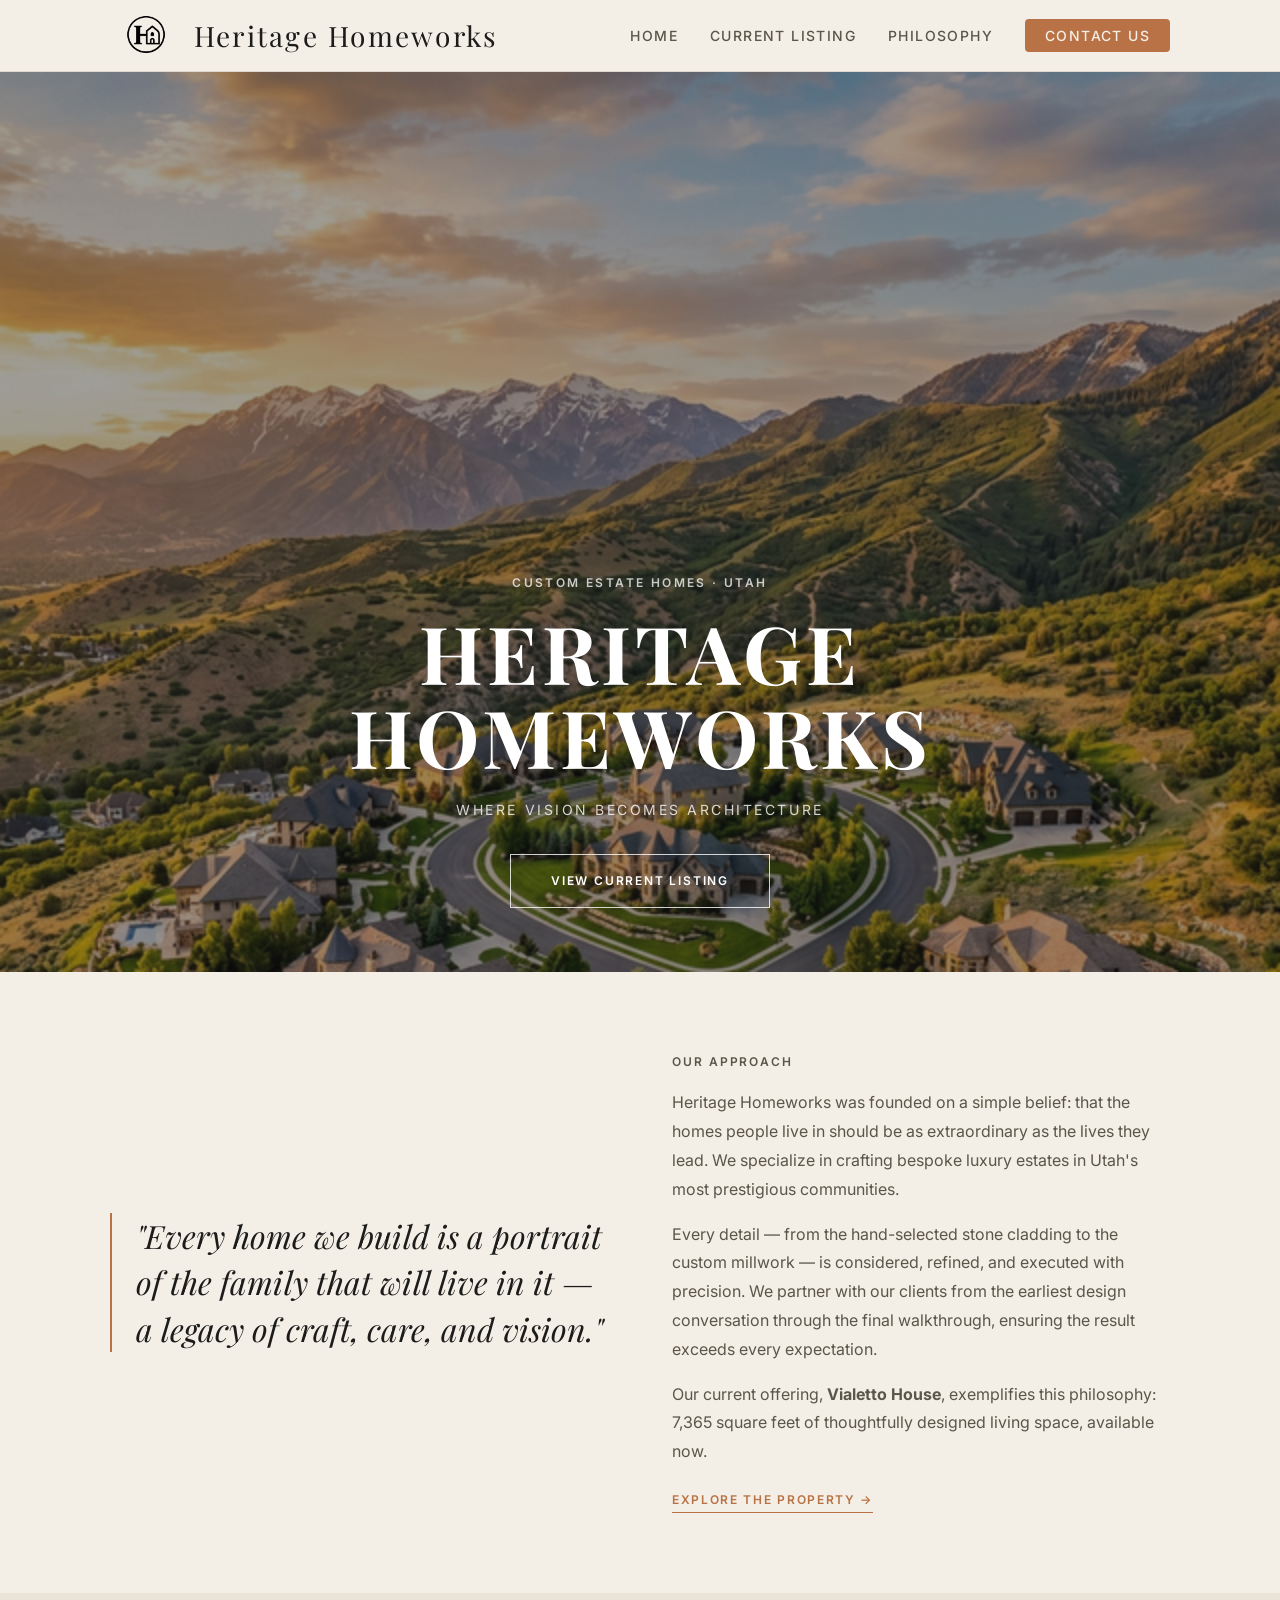
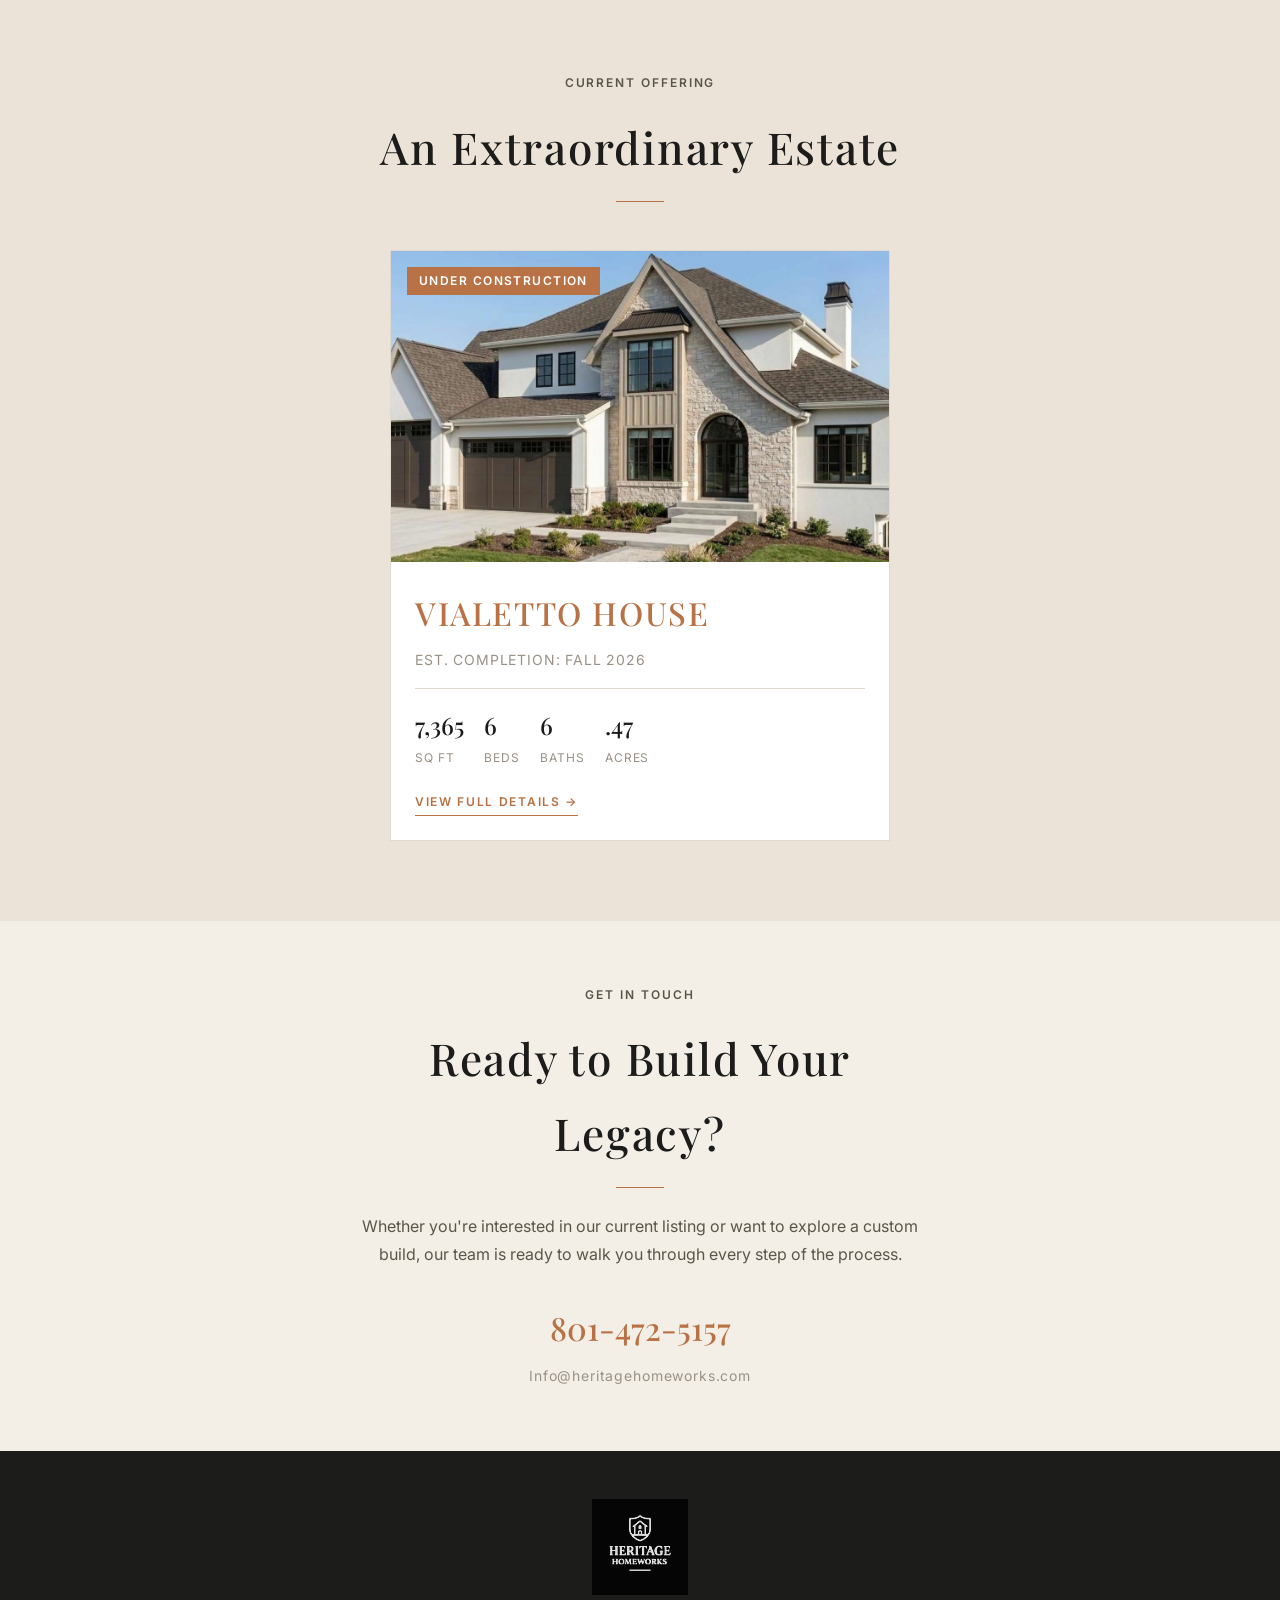
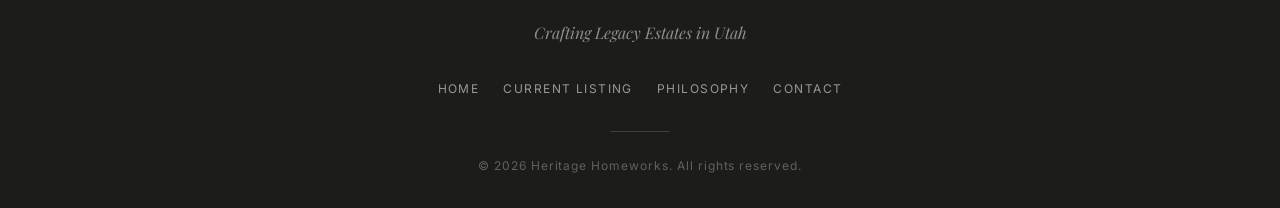
<file: index.html>
<!DOCTYPE html>
<html lang="en">

<head>
  <meta charset="UTF-8" />
  <meta name="viewport" content="width=device-width, initial-scale=1.0" />
  <meta name="description"
    content="Heritage Homeworks — Utah's premier luxury custom home builder. Exceptional estates crafted with timeless design and unmatched craftsmanship." />
  <title>Heritage Homeworks | Luxury Custom Homes</title>
  <link rel="preconnect" href="https://fonts.googleapis.com" />
  <link rel="preconnect" href="https://fonts.gstatic.com" crossorigin />
  <link rel="icon" href="assets/heritage-logo.jpeg" type="image/jpeg" />
  <link
    href="https://fonts.googleapis.com/css2?family=Playfair+Display:ital,wght@0,400;0,500;0,700;1,400&family=Inter:wght@300;400;500;600&display=swap"
    rel="stylesheet" />
  <link rel="stylesheet" href="css/style.css" />
</head>

<body>

  <!-- Hamburger toggle — CSS-only, no JavaScript required -->
  <input type="checkbox" id="nav-toggle" aria-label="Toggle navigation menu" />

  <!-- NAVIGATION -->
  <nav class="nav" role="navigation" aria-label="Main navigation">
    <div class="nav__inner">
      <a href="index.html" class="nav__logo" aria-label="Heritage Homeworks home">
        <img src="assets/heritage-logo-removebg-preview.png" alt="Heritage Homeworks logo" class="nav__logo-img" />
        <span class="nav__logo-text">Heritage Homeworks</span>
      </a>
      <ul class="nav__menu" role="list">
        <li><a href="index.html" class="nav__link">Home</a></li>
        <li><a href="vialetto-house.html" class="nav__link">Current Listing</a></li>
        <li><a href="#philosophy" class="nav__link">Philosophy</a></li>
        <li><a href="#contact" class="nav__link nav__link--cta">Contact Us</a></li>
      </ul>
      <label for="nav-toggle" class="nav__hamburger" aria-label="Open menu">
        <span class="nav__hamburger-bar"></span>
        <span class="nav__hamburger-bar"></span>
        <span class="nav__hamburger-bar"></span>
      </label>
    </div>
    <nav class="nav__drawer" aria-label="Mobile navigation">
      <a href="index.html" class="nav__link">Home</a>
      <a href="vialetto-house.html" class="nav__link">Current Listing</a>
      <a href="#philosophy" class="nav__link">Philosophy</a>
      <a href="#contact" class="nav__link">Contact Us</a>
    </nav>
  </nav>

  <!-- HERO -->
  <section class="hero" aria-label="Hero">
    <div class="hero__bg" style="background-image: url('assets/hero-bg.jpg');"></div>
    <div class="hero__overlay"></div>
    <div class="hero__content">
      <p class="hero__eyebrow anim-fade-up">Custom Estate Homes · Utah</p>
      <h1 class="hero__title anim-fade-up anim-delay-1">Heritage<br>Homeworks</h1>
      <p class="hero__subtitle anim-fade-up anim-delay-2">Where Vision Becomes Architecture</p>
      <a href="vialetto-house.html" class="hero__cta anim-fade-up anim-delay-3">View Current Listing</a>
    </div>
  </section>

  <!-- PHILOSOPHY -->
  <section class="philosophy section section--plain" id="philosophy" aria-labelledby="philosophy-heading">
    <div class="container">
      <div class="philosophy__inner">
        <blockquote class="philosophy__quote">
          "Every home we build is a portrait of the family that will live in it — a legacy of craft, care, and vision."
        </blockquote>
        <div class="philosophy__body">
          <span class="u-label">Our Approach</span>
          <p>Heritage Homeworks was founded on a simple belief: that the homes people live in should be as extraordinary
            as the lives they lead. We specialize in crafting bespoke luxury estates in Utah's most prestigious
            communities.</p>
          <p>Every detail — from the hand-selected stone cladding to the custom millwork — is considered, refined, and
            executed with precision. We partner with our clients from the earliest design conversation through the final
            walkthrough, ensuring the result exceeds every expectation.</p>
          <p>Our current offering, <strong>Vialetto House</strong>, exemplifies this philosophy: 7,365 square feet of
            thoughtfully designed living space, available now.</p>
          <a href="vialetto-house.html" class="philosophy__link">Explore the Property →</a>
        </div>
      </div>
    </div>
  </section>

  <!-- FEATURED LISTINGS -->
  <section class="listings section section--alt" aria-labelledby="listings-heading">
    <div class="container">
      <div class="listings__header">
        <span class="u-label">Current Offering</span>
        <h2 class="listings__title" id="listings-heading">An Extraordinary Estate</h2>
        <span class="u-divider"></span>
      </div>
      <div class="listings__grid" style="display: flex; justify-content: center;">

        <!-- Active listing -->
        <article class="listing-card" style="max-width: 500px; width: 100%;">
          <div class="listing-card__img-wrap">
            <img src="assets/exterior-image-view2.jpeg" alt="Vialetto House — luxury estate exterior render"
              class="listing-card__img" loading="lazy" />
            <span class="listing-card__badge">Under Construction</span>
          </div>
          <div class="listing-card__body">
            <h3 class="listing-card__name">Vialetto House</h3>
            <p class="listing-card__meta">Est. Completion: Fall 2026</p>
            <div class="listing-card__specs">
              <div class="listing-card__spec">
                <span class="listing-card__spec-val">7,365</span>
                <span class="listing-card__spec-key">Sq Ft</span>
              </div>
              <div class="listing-card__spec">
                <span class="listing-card__spec-val">6</span>
                <span class="listing-card__spec-key">Beds</span>
              </div>
              <div class="listing-card__spec">
                <span class="listing-card__spec-val">6</span>
                <span class="listing-card__spec-key">Baths</span>
              </div>
              <div class="listing-card__spec">
                <span class="listing-card__spec-val">.47</span>
                <span class="listing-card__spec-key">Acres</span>
              </div>
            </div>
            <a href="vialetto-house.html" class="listing-card__cta">View Full Details →</a>
          </div>
        </article>

      </div>
    </div>
  </section>

  <!-- CONTACT -->
  <section class="section section--plain contact" id="contact" aria-labelledby="contact-heading">
    <div class="container">
      <span class="u-label">Get In Touch</span>
      <h2 class="listings__title" id="contact-heading">Ready to Build Your Legacy?</h2>
      <span class="u-divider"></span>
      <p class="contact__body">Whether you're interested in our current listing or want to explore a custom build, our
        team is ready to walk you through every step of the process.</p>
      <div class="contact__links">
        <a href="tel:8015920730" class="contact__phone">801-472-5157</a>
        <a href="mailto:Info@heritagehomeworks.com" class="contact__email">Info@heritagehomeworks.com</a>
      </div>
    </div>
  </section>

  <!-- FOOTER -->
  <footer class="footer" role="contentinfo">
    <div class="container">
      <div class="footer__logo">
        <img src="assets/heritage-logo-banner.jpeg" alt="Heritage Homeworks" />
      </div>
      <p class="footer__tagline">Crafting Legacy Estates in Utah</p>
      <nav class="footer__links" aria-label="Footer navigation">
        <a href="index.html" class="footer__link">Home</a>
        <a href="vialetto-house.html" class="footer__link">Current Listing</a>
        <a href="#philosophy" class="footer__link">Philosophy</a>
        <a href="#contact" class="footer__link">Contact</a>
      </nav>
      <div class="footer__divider"></div>
      <p class="footer__copy">&copy; 2026 Heritage Homeworks. All rights reserved.</p>
    </div>
  </footer>

</body>

</html>
</file>
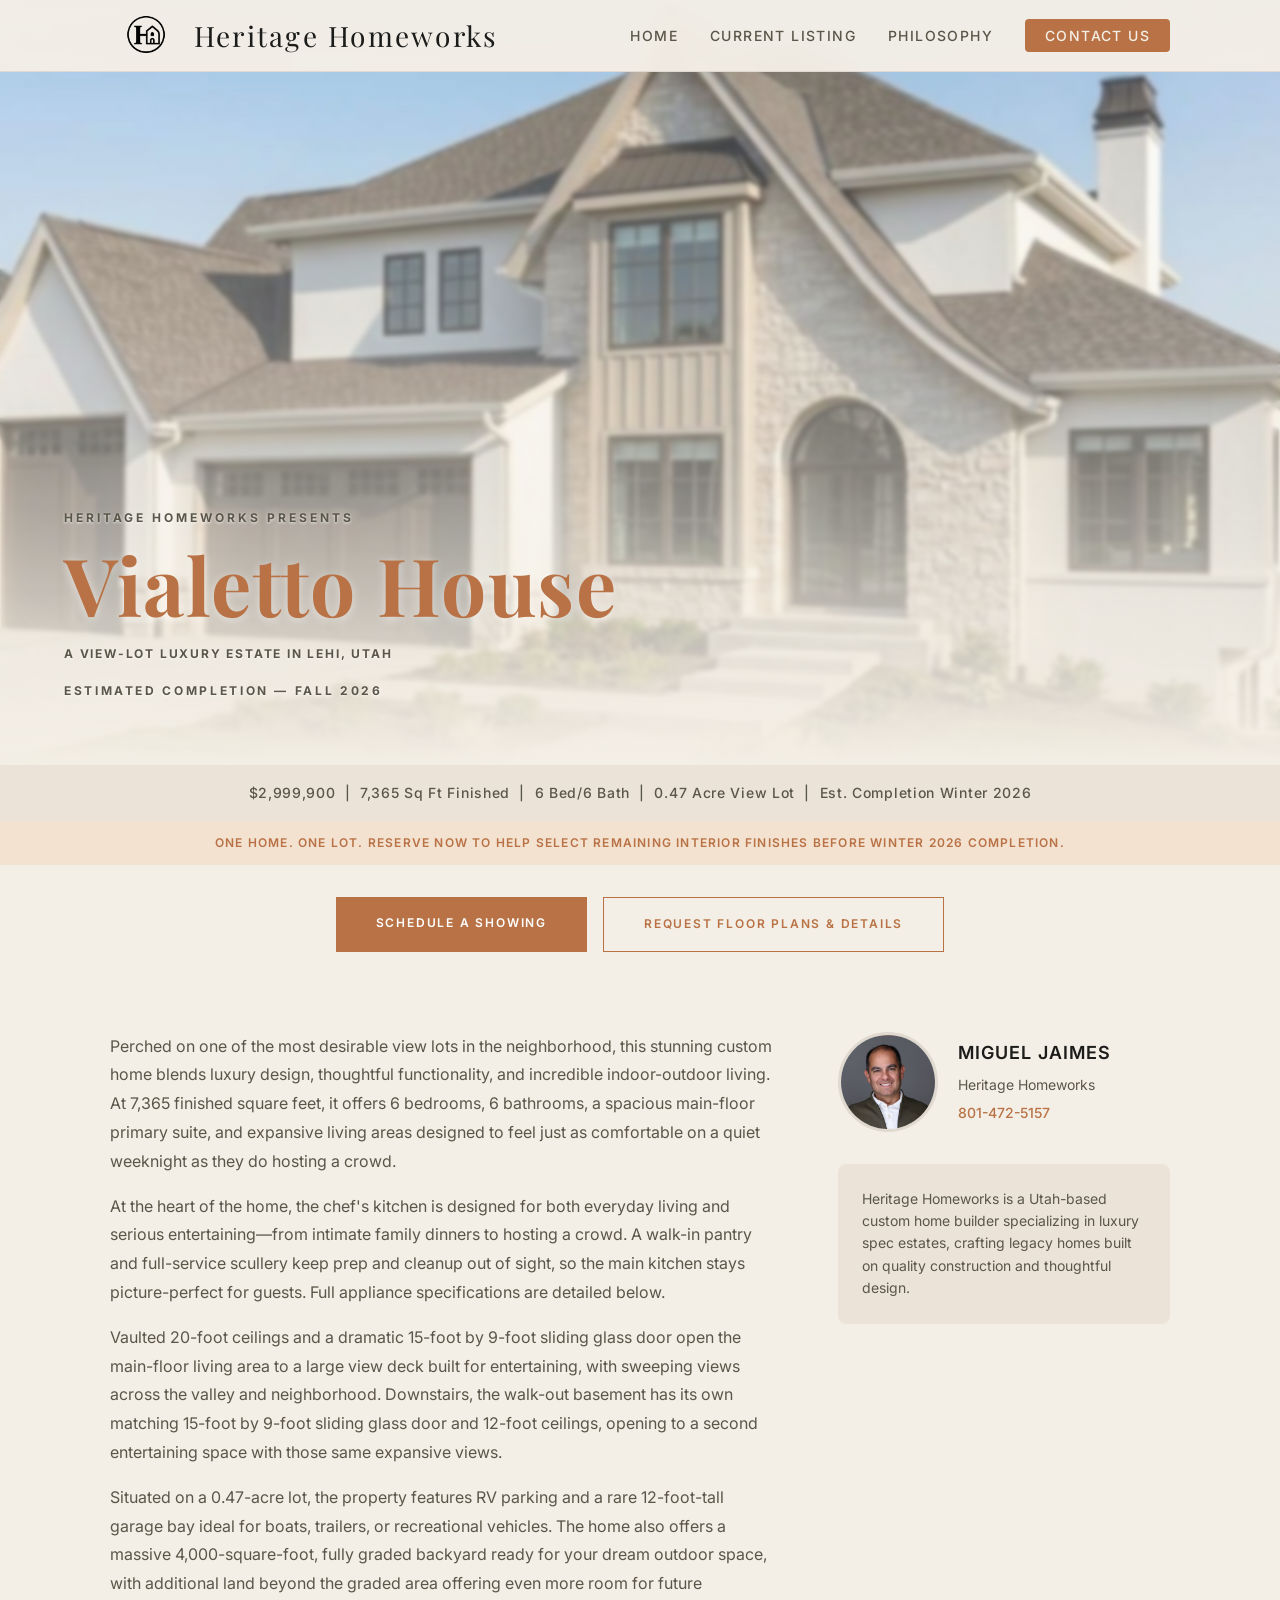
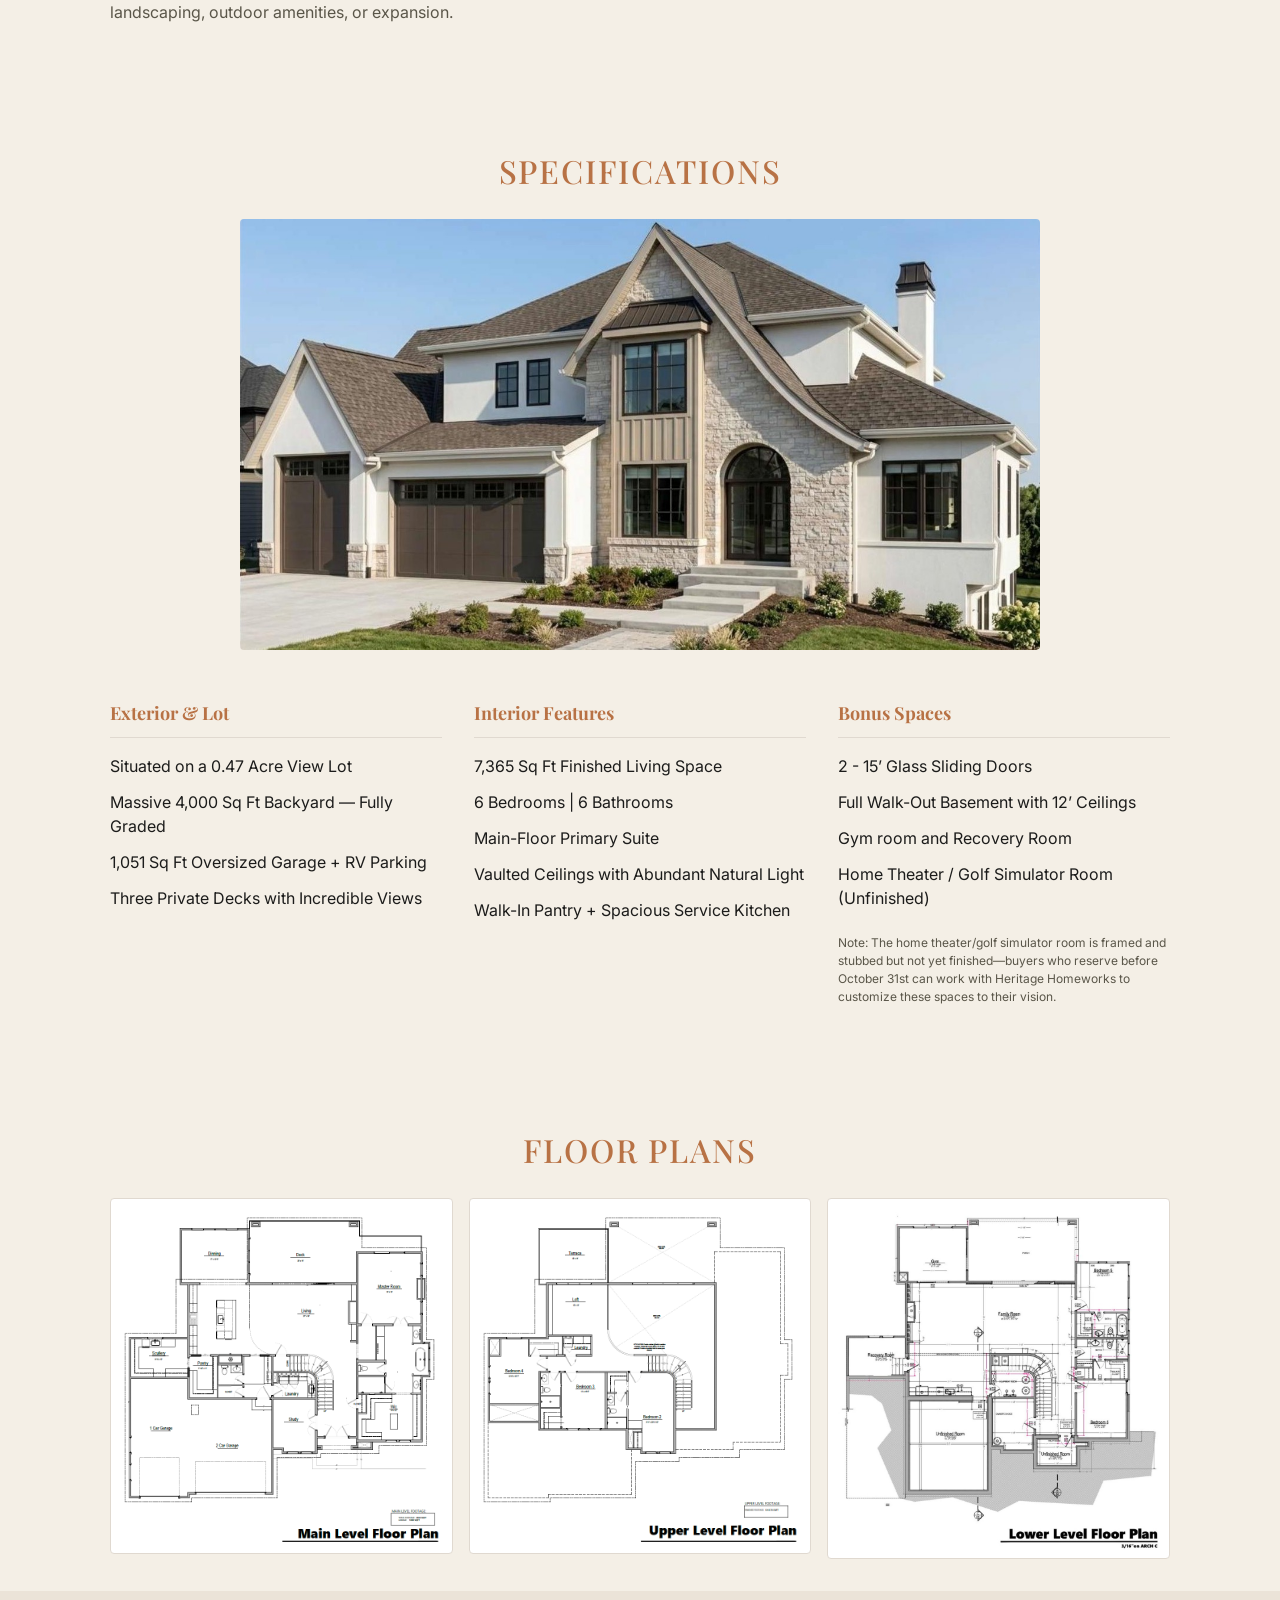
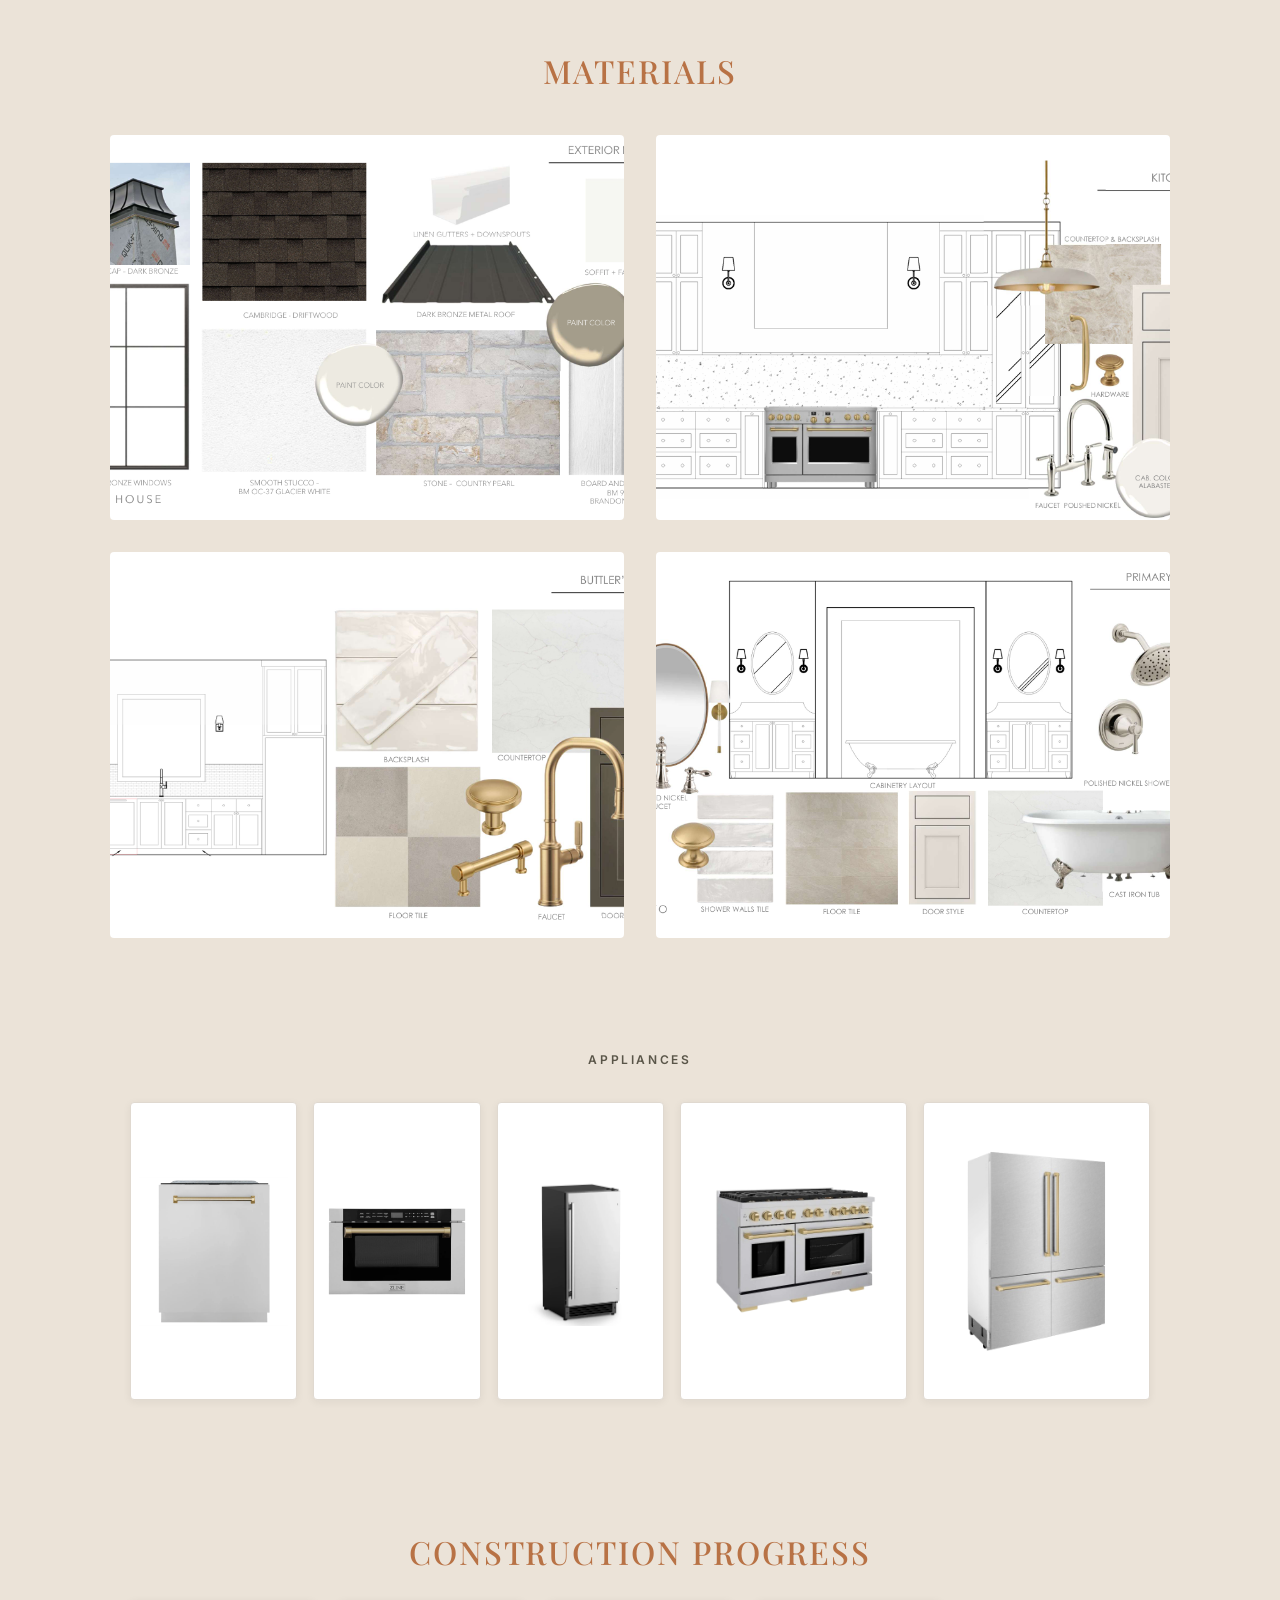
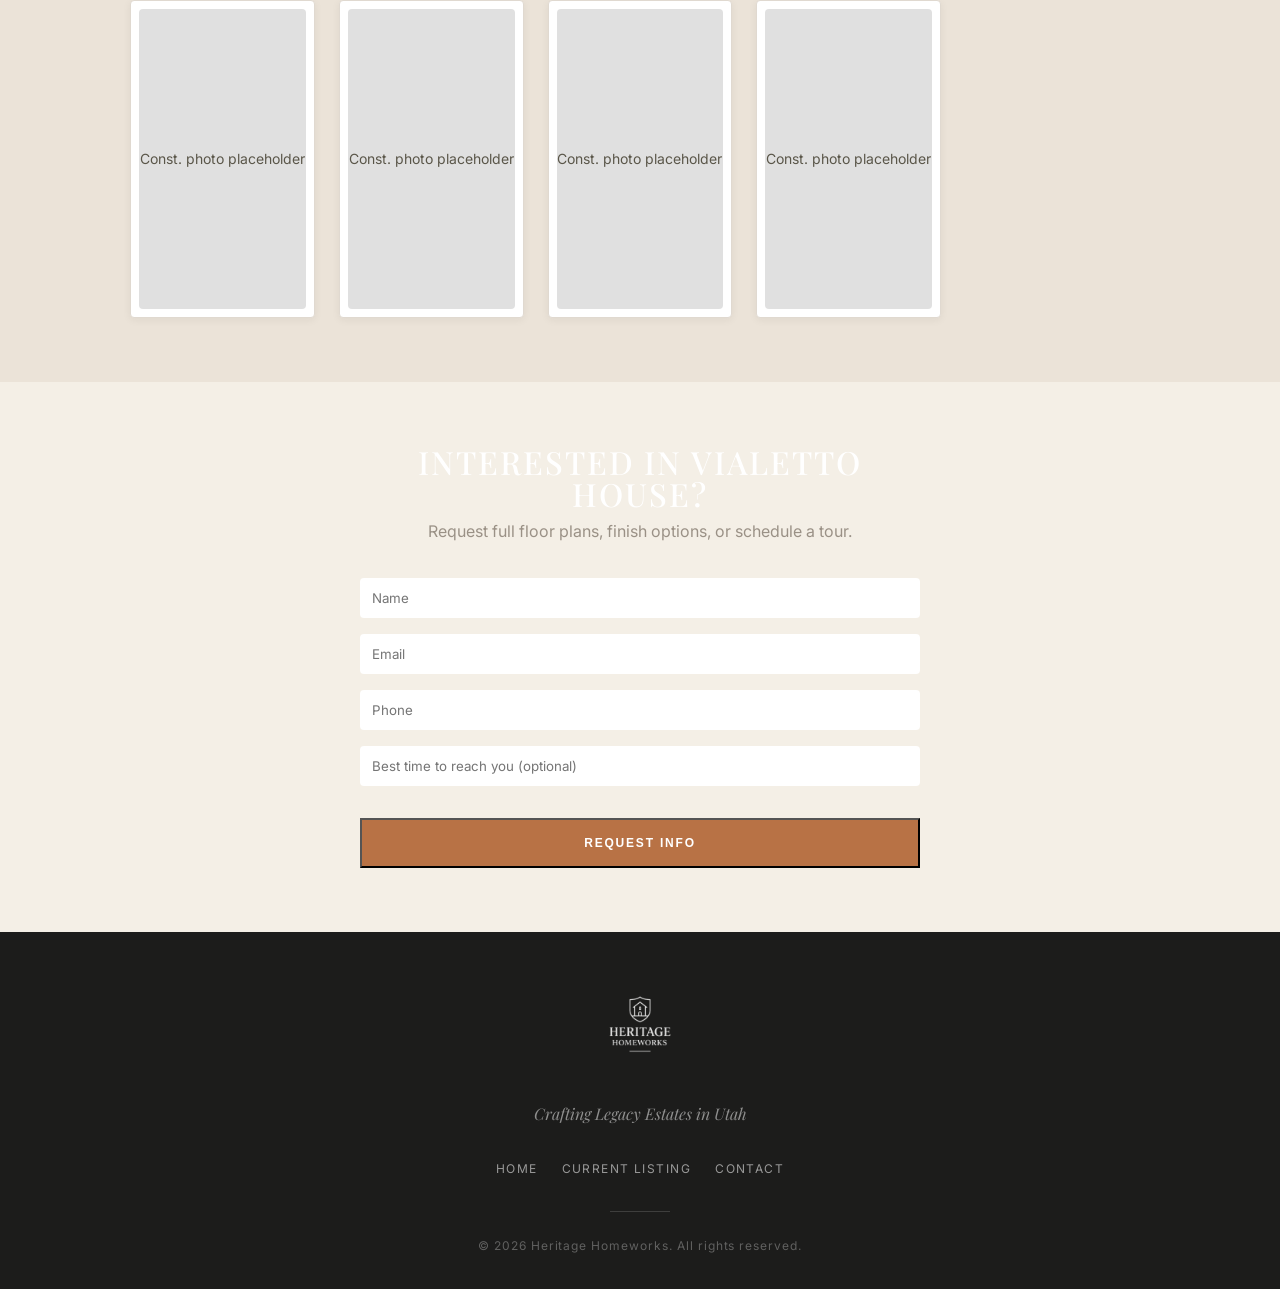
<file: home-product.html>
<!DOCTYPE html>
<html lang="en">

<head>
  <meta charset="UTF-8" />
  <meta name="viewport" content="width=device-width, initial-scale=1.0" />

  <!-- ✏️ EDIT SEO: Update title and description for each new property listing -->
  <meta name="description"
    content="A 7,365 sq ft luxury new-construction estate on a 0.47-acre view lot in Lehi, UT. 6 bedrooms, 6 bathrooms, main-floor primary suite, chef's kitchen, and a full walk-out basement. Estimated completion Winter 2026. Offered at $2,999,900 by Heritage Homeworks." />
  <title>Vialetto House | Luxury New Construction in Lehi, UT | Heritage Homeworks.</title>
  <!-- END EDIT SEO -->

  <link rel="icon" href="./assets/heritage-logo.jpeg" type="image/jpeg" />
  <link rel="preconnect" href="https://fonts.googleapis.com" />
  <link rel="preconnect" href="https://fonts.gstatic.com" crossorigin />
  <link
    href="https://fonts.googleapis.com/css2?family=Playfair+Display:ital,wght@0,400;0,500;0,700;1,400&family=Inter:wght@300;400;500;600&display=swap"
    rel="stylesheet" />
  <link rel="stylesheet" href="css/style.css" />
</head>

<body>

  <!-- Hamburger toggle — CSS-only, no JavaScript required -->
  <input type="checkbox" id="nav-toggle" aria-label="Toggle navigation menu" />

  <!-- NAVIGATION -->
  <nav class="nav" role="navigation" aria-label="Main navigation">
    <div class="nav__inner">
      <a href="index.html" class="nav__logo" aria-label="Heritage Homeworks home">
        <img src="./assets/heritage-logo-removebg-preview.png" alt="Heritage Homeworks logo" class="nav__logo-img" />
        <span class="nav__logo-text">Heritage Homeworks</span>
      </a>
      <ul class="nav__menu" role="list">
        <li><a href="index.html" class="nav__link">Home</a></li>
        <li><a href="home-product.html" class="nav__link">Current Listing</a></li>
        <li><a href="index.html#philosophy" class="nav__link">Philosophy</a></li>
        <li><a href="index.html#contact" class="nav__link nav__link--cta">Contact Us</a></li>
      </ul>
      <label for="nav-toggle" class="nav__hamburger" aria-label="Open menu">
        <span class="nav__hamburger-bar"></span>
        <span class="nav__hamburger-bar"></span>
        <span class="nav__hamburger-bar"></span>
      </label>
    </div>
    <nav class="nav__drawer" aria-label="Mobile navigation">
      <a href="index.html" class="nav__link">Home</a>
      <a href="home-product.html" class="nav__link">Current Listing</a>
      <a href="index.html#philosophy" class="nav__link">Philosophy</a>
      <a href="index.html#contact" class="nav__link">Contact Us</a>
    </nav>
  </nav>

  <!-- =====================================================================
       ✏️ PROPERTY HEADER — EDIT ZONE
       1. Change the property name
       2. Change the estimated completion date
       3. Update the agent information below
       ===================================================================== -->
  <header class="property-header" aria-label="Property listing header">
    <div class="property-header__content">
      <p class="property-header__presents anim-fade-up anim-delay-1">HERITAGE HOMEWORKS PRESENTS</p>
      <h1 class="property-header__name anim-fade-up anim-delay-2">Vialetto House</h1>
      <p class="property-header__subtitle anim-fade-up anim-delay-3" style="color: var(--color-text-mid); font-weight: 700; text-transform: uppercase; letter-spacing: 0.15em; font-size: var(--fs-xs); margin-bottom: var(--sp-4); text-shadow: 0 1px 3px rgba(255, 255, 255, 0.8);">A View-Lot Luxury Estate in Lehi, Utah</p>
      <p class="property-header__completion anim-fade-up anim-delay-4">Estimated Completion — Fall 2026</p>
    </div>
  </header>

  <!-- =====================================================================
       ACTION BARS
       ===================================================================== -->
  <section class="action-bars">
    <div class="action-bar--stats">
      <div class="container">
        $2,999,900 &nbsp;|&nbsp; 7,365 Sq Ft Finished &nbsp;|&nbsp; 6 Bed/6 Bath &nbsp;|&nbsp; 0.47 Acre View Lot &nbsp;|&nbsp; Est. Completion Winter 2026
      </div>
    </div>
    <div class="action-bar--urgency">
      <div class="container">
        One home. One lot. Reserve now to help select remaining interior finishes before Winter 2026 completion.
      </div>
    </div>
    <div class="action-bar--cta">
      <div class="container" style="display: flex; gap: var(--sp-4); justify-content: center; flex-wrap: wrap;">
        <a href="#contact" class="btn-primary">Schedule a Showing</a>
        <a href="#contact" class="btn-secondary">Request Floor Plans & Details</a>
      </div>
    </div>
  </section>

  <!-- =====================================================================
       INTRO SECTION (Description & Agent Card)
       ===================================================================== -->
  <section class="intro-section section--plain">
    <div class="container">
      <div class="intro-section__grid">
        <div class="intro-section__desc">
          <p>Perched on one of the most desirable view lots in the neighborhood, this stunning custom home blends luxury design, thoughtful functionality, and incredible indoor-outdoor living. At 7,365 finished square feet, it offers 6 bedrooms, 6 bathrooms, a spacious main-floor primary suite, and expansive living areas designed to feel just as comfortable on a quiet weeknight as they do hosting a crowd.</p>
          <p>At the heart of the home, the chef's kitchen is designed for both everyday living and serious entertaining—from intimate family dinners to hosting a crowd. A walk-in pantry and full-service scullery keep prep and cleanup out of sight, so the main kitchen stays picture-perfect for guests. Full appliance specifications are detailed below.</p>
          <p>Vaulted 20-foot ceilings and a dramatic 15-foot by 9-foot sliding glass door open the main-floor living area to a large view deck built for entertaining, with sweeping views across the valley and neighborhood. Downstairs, the walk-out basement has its own matching 15-foot by 9-foot sliding glass door and 12-foot ceilings, opening to a second entertaining space with those same expansive views.</p>
          <p>Situated on a 0.47-acre lot, the property features RV parking and a rare 12-foot-tall garage bay ideal for boats, trailers, or recreational vehicles. The home also offers a massive 4,000-square-foot, fully graded backyard ready for your dream outdoor space, with additional land beyond the graded area offering even more room for future landscaping, outdoor amenities, or expansion.</p>
        </div>
        <div class="intro-section__sidebar">
          <!-- AGENT CARD -->
          <div class="agent-card__inner">
            <img src="./assets/miguel-profile-pic.jpeg" alt="Miguel Jaimes — Heritage Homeworks Agent" class="agent-card__photo" />
            <div class="agent-card__info">
              <span class="agent-card__name">Miguel Jaimes</span>
              <span class="agent-card__company">Heritage Homeworks</span>
              <a href="tel:8014725157" class="agent-card__phone">801-472-5157</a>
            </div>
          </div>
          <!-- BUILDER BIO -->
          <div class="builder-bio">
            <p>Heritage Homeworks is a Utah-based custom home builder specializing in luxury spec estates, crafting legacy homes built on quality construction and thoughtful design.</p>
          </div>
        </div>
      </div>
    </div>
  </section>


  <!-- =====================================================================
       SPECIFICATIONS (3 Columns)
       ===================================================================== -->
  <section class="property-details section section--plain" id="details" aria-labelledby="details-heading">
    <div class="container">
      <h2 class="property-details__heading" id="details-heading" style="text-align: center;">SPECIFICATIONS</h2>
      
      <div style="margin-bottom: var(--sp-12);">
        <img src="assets/exterior-image-view2.jpeg" alt="Vialetto House Exterior" style="display: block; margin: 0 auto; max-width: 100%; width: 800px; height: auto; border-radius: var(--radius-sm);" loading="lazy" />
      </div>

      <div class="specs-grid">
        <!-- Column 1: Exterior -->
        <div class="specs-column">
          <h3 class="specs-column__title">Exterior & Lot</h3>
          <ul class="property-details__list" role="list">
            <li class="property-details__item">Situated on a 0.47 Acre View Lot</li>
            <li class="property-details__item">Massive 4,000 Sq Ft Backyard — Fully Graded</li>
            <li class="property-details__item">1,051 Sq Ft Oversized Garage + RV Parking</li>
            <li class="property-details__item">Three Private Decks with Incredible Views</li>
          </ul>
        </div>
        
        <!-- Column 2: Interior Features -->
        <div class="specs-column">
          <h3 class="specs-column__title">Interior Features</h3>
          <ul class="property-details__list" role="list">
            <li class="property-details__item">7,365 Sq Ft Finished Living Space</li>
            <li class="property-details__item">6 Bedrooms | 6 Bathrooms</li>
            <li class="property-details__item">Main-Floor Primary Suite</li>
            <li class="property-details__item">Vaulted Ceilings with Abundant Natural Light</li>
            <li class="property-details__item">Walk-In Pantry + Spacious Service Kitchen</li>
          </ul>
        </div>

        <!-- Column 3: Bonus Spaces -->
        <div class="specs-column">
          <h3 class="specs-column__title">Bonus Spaces</h3>
          <ul class="property-details__list" role="list">
            <li class="property-details__item">2 - 15’ Glass Sliding Doors</li>
            <li class="property-details__item">Full Walk-Out Basement with 12’ Ceilings</li>
            <li class="property-details__item">Gym room and Recovery Room</li>
            <li class="property-details__item">Home Theater / Golf Simulator Room (Unfinished)</li>
          </ul>
          <p class="specs-note specs-note--small">
            Note: The home theater/golf simulator room is framed and stubbed but not yet finished—buyers who reserve before October 31st can work with Heritage Homeworks to customize these spaces to their vision.
          </p>
        </div>
      </div>
    </div>
  </section>

  <!-- =====================================================================
       FLOOR PLANS
       ===================================================================== -->
  <section class="annotated-section section--alt" aria-labelledby="floorplan-label">
    <div class="container">
      <h2 class="property-details__heading" id="floorplan-label" style="text-align: center;">Floor Plans</h2>
      <div class="floorplan-grid" style="margin-top: var(--sp-8);">
        <img src="./assets/main-floor.png" alt="Vialetto House — main floor plan" class="floorplan-grid__img" loading="lazy" />
        <img src="./assets/upper-floor.png" alt="Vialetto House — upper floor plan" class="floorplan-grid__img" loading="lazy" />
        <img src="./assets/basement-new.jpg" alt="Vialetto House — lower level floor plan" class="floorplan-grid__img" loading="lazy" />
      </div>
    </div>
  </section>

  <!-- =====================================================================
       MATERIAL BOARDS
       ===================================================================== -->
  <section class="section section--alt" aria-label="Material selections">
    <div class="container">
      <h2 class="property-details__heading" style="text-align: center; margin-bottom: var(--sp-12);">MATERIALS</h2>
      
      <div class="materials-grid">
        <img src="./assets/material-exterior-v2.png" alt="Exterior Material Selection" class="materials-grid__img" loading="lazy" />
        <img src="./assets/Kitchen-v1.png" alt="Kitchen Material Selection" class="materials-grid__img" loading="lazy" />
        <img src="./assets/bathroom-model1.png" alt="Pantry and Laundry Room Materials" class="materials-grid__img" loading="lazy" />
        <img src="./assets/bathroom-model2.png" alt="Powder Bath Material Selection" class="materials-grid__img" loading="lazy" />
      </div>
    </div>
  </section>

  <!-- =====================================================================
       APPLIANCE STRIP — ✏️ EDIT: Add/remove .appliance-strip__item freely
       ===================================================================== -->
  <section class="appliance-strip" aria-labelledby="appliances-label">
    <div class="container">
      <!-- ✏️ EDIT: Section label -->
      <p class="appliance-strip__title" id="appliances-label" style="text-align: center;">Appliances</p>
      <div class="appliance-strip__scroll">
        <div class="appliance-strip__track">

          <!-- ✏️ EDIT: Each item = one appliance -->
          <div class="appliance-strip__item">
            <img src="./assets/steel--dishwasher--.jpg.webp" alt="Wolf 48&quot; Professional Range"
              class="appliance-strip__img" loading="lazy" style="object-position: center;" />
          </div>
          <!-- <div class="appliance-strip__item">
            <img src="assets/wall--mount--rangehood--.jpg.webp" alt="Sub-Zero Built-in Refrigerator"
              class="appliance-strip__img" loading="lazy" style="object-position: center;" />
          </div> -->
          <div class="appliance-strip__item">
            <img src="./assets/zline--microwave-drawer.jpg.webp" alt="Bosch Dishwasher" class="appliance-strip__img"
              loading="lazy" style="object-position: 50% center;" />
          </div>
          <div class="appliance-strip__item">
            <img src="./assets/COTLINicemakerimc25biundercountericemachinecreacentice-4.webp" alt="Wolf Steam Oven"
              class="appliance-strip__img" loading="lazy" style="object-position: 75% center;" />
          </div>
          <div class="appliance-strip__item appliance-strip__item--large">
            <img src="./assets/steel--gas--range.jpg-removebg-preview.png" alt="Sharp Microwave Drawer"
              class="appliance-strip__img appliance-strip__img--large" loading="lazy"
              style="object-position: center;" />
          </div>
          <div class="appliance-strip__item appliance-strip__item--large">
            <img src="./assets/refrigerator.jpg-removebg-preview.png" alt="Sharp Microwave Drawer"
              class="appliance-strip__img appliance-strip__img--large" loading="lazy"
              style="object-position: center;" />
          </div>

        </div>
      </div>
    </div>
  </section>

  <!-- =====================================================================
       CONSTRUCTION PROGRESS
       ===================================================================== -->
  <section class="appliance-strip construction-progress" aria-label="Construction Progress" style="background: var(--color-bg-alt); padding: var(--sp-16) 0;">
    <div class="container">
      <h2 class="property-details__heading" style="text-align: center; margin-bottom: var(--sp-8);">Construction Progress</h2>
      <div class="appliance-strip__scroll">
        <div class="appliance-strip__track">
          <!-- ✏️ EDIT: Each item = one construction photo -->
          <div class="appliance-strip__item appliance-strip__item--large">
            <div style="width: 100%; height: 300px; background: #e0e0e0; display: flex; align-items: center; justify-content: center; color: var(--color-text-mid); font-size: var(--fs-sm); border-radius: var(--radius-sm);">Const. photo placeholder</div>
          </div>
          <div class="appliance-strip__item appliance-strip__item--large">
            <div style="width: 100%; height: 300px; background: #e0e0e0; display: flex; align-items: center; justify-content: center; color: var(--color-text-mid); font-size: var(--fs-sm); border-radius: var(--radius-sm);">Const. photo placeholder</div>
          </div>
          <div class="appliance-strip__item appliance-strip__item--large">
            <div style="width: 100%; height: 300px; background: #e0e0e0; display: flex; align-items: center; justify-content: center; color: var(--color-text-mid); font-size: var(--fs-sm); border-radius: var(--radius-sm);">Const. photo placeholder</div>
          </div>
          <div class="appliance-strip__item appliance-strip__item--large">
            <div style="width: 100%; height: 300px; background: #e0e0e0; display: flex; align-items: center; justify-content: center; color: var(--color-text-mid); font-size: var(--fs-sm); border-radius: var(--radius-sm);">Const. photo placeholder</div>
          </div>
        </div>
      </div>
    </div>
  </section>

  <!-- =====================================================================
       CONTACT FORM
       ===================================================================== -->
  <section class="section section--dark contact-form" id="contact" aria-label="Contact Form">
    <div class="container" style="max-width: 600px; text-align: center;">
      <h2 class="property-details__heading" style="color: #fff; margin-bottom: var(--sp-2);">Interested in Vialetto House?</h2>
      <p style="color: var(--color-text-light); margin-bottom: var(--sp-8);">Request full floor plans, finish options, or schedule a tour.</p>
      
      <form action="mailto:miguel@dso-consulting.com" method="post" enctype="text/plain" style="display: flex; flex-direction: column; gap: var(--sp-4);">
        <input type="text" name="Name" placeholder="Name" required style="padding: var(--sp-3); border-radius: var(--radius-sm); border: none; font-family: var(--font-sans);" />
        <input type="email" name="Email" placeholder="Email" required style="padding: var(--sp-3); border-radius: var(--radius-sm); border: none; font-family: var(--font-sans);" />
        <input type="tel" name="Phone" placeholder="Phone" required style="padding: var(--sp-3); border-radius: var(--radius-sm); border: none; font-family: var(--font-sans);" />
        <input type="text" name="BestTime" placeholder="Best time to reach you (optional)" style="padding: var(--sp-3); border-radius: var(--radius-sm); border: none; font-family: var(--font-sans);" />
        <button type="submit" class="btn-primary" style="margin-top: var(--sp-4);">Request Info</button>
      </form>
    </div>
  </section>

  <!-- FOOTER -->
  <footer class="footer" role="contentinfo">
    <div class="container">
      <div class="footer__logo">
        <img src="./assets/heritage-logo-banner-removebg-preview.png" alt="Heritage Homeworks" />
      </div>
      <p class="footer__tagline">Crafting Legacy Estates in Utah</p>
      <nav class="footer__links" aria-label="Footer navigation">
        <a href="index.html" class="footer__link">Home</a>
        <a href="home-product.html" class="footer__link">Current Listing</a>
        <a href="index.html#contact" class="footer__link">Contact</a>
      </nav>
      <div class="footer__divider"></div>
      <p class="footer__copy">&copy; 2026 Heritage Homeworks. All rights reserved.</p>
    </div>
  </footer>

  <!-- Expandable script logic -->
  <script src="./js/main.js"></script>
</body>

</html>
</file>
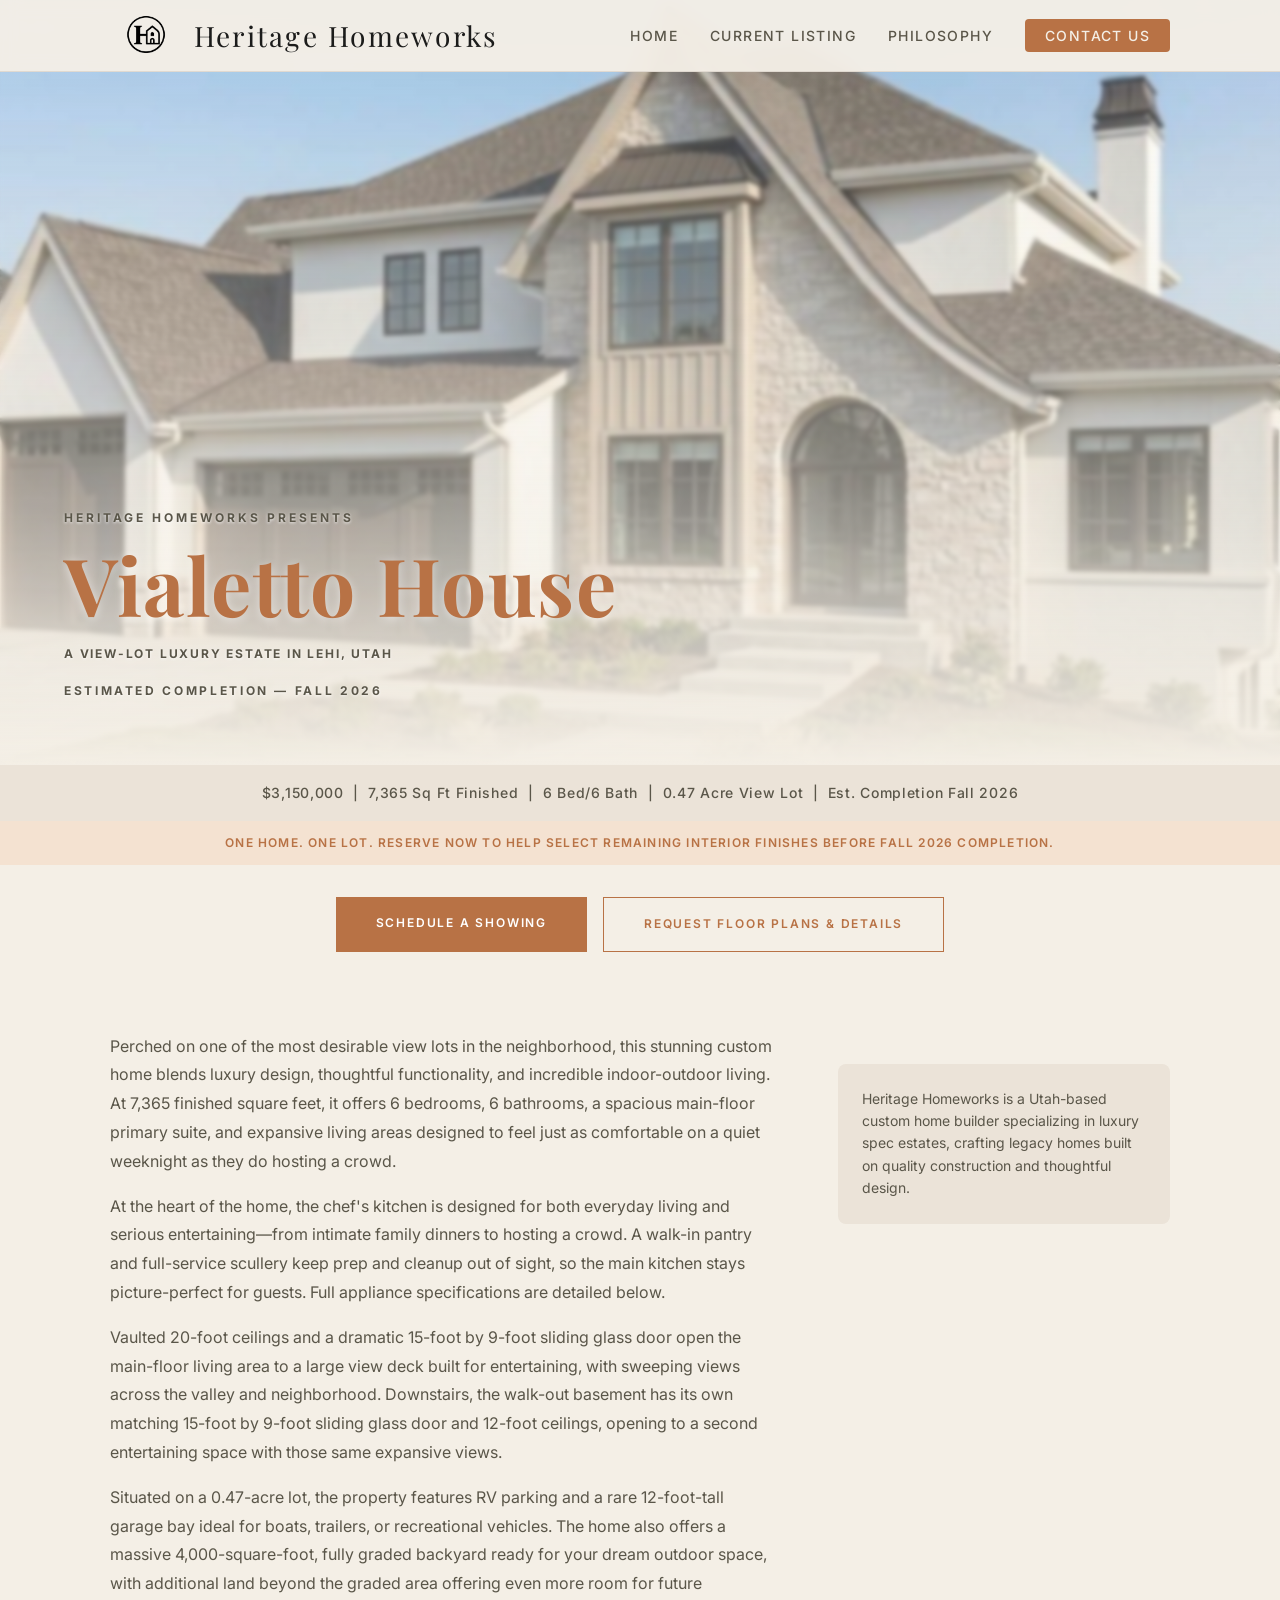
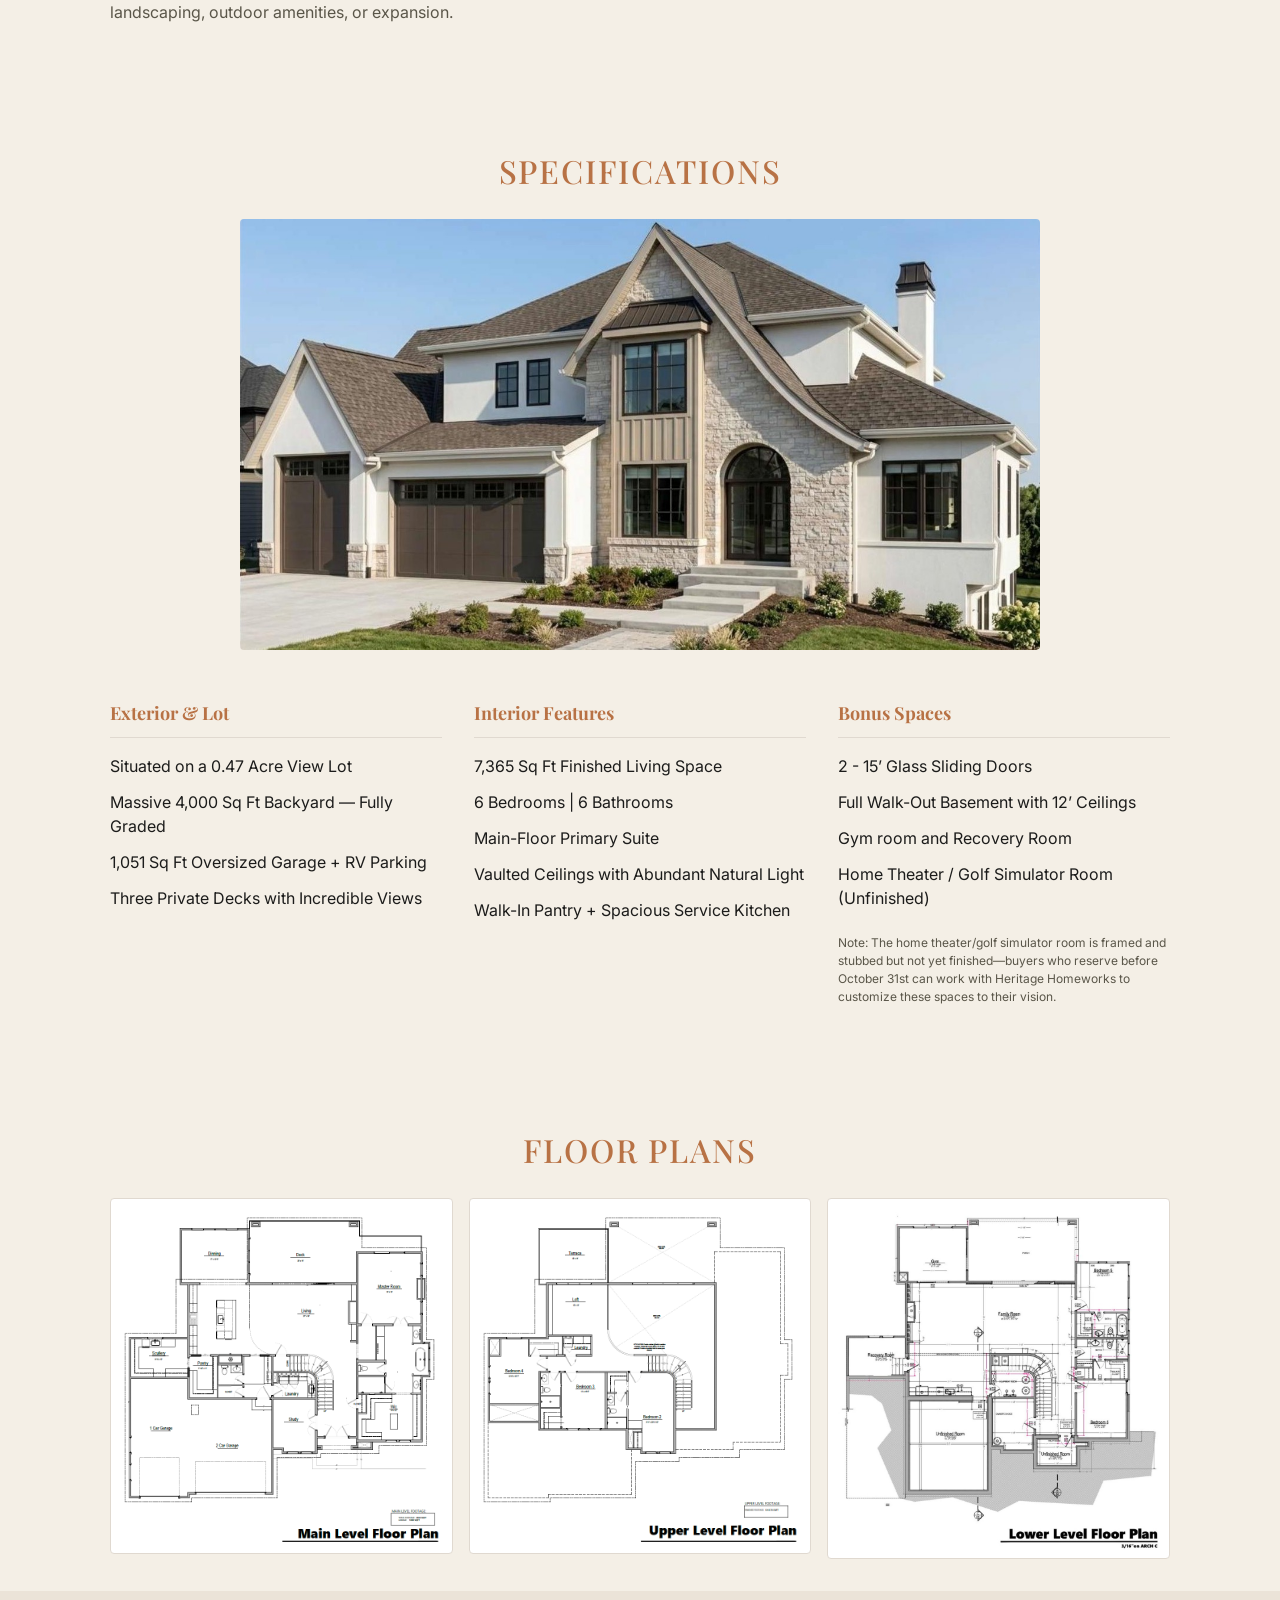
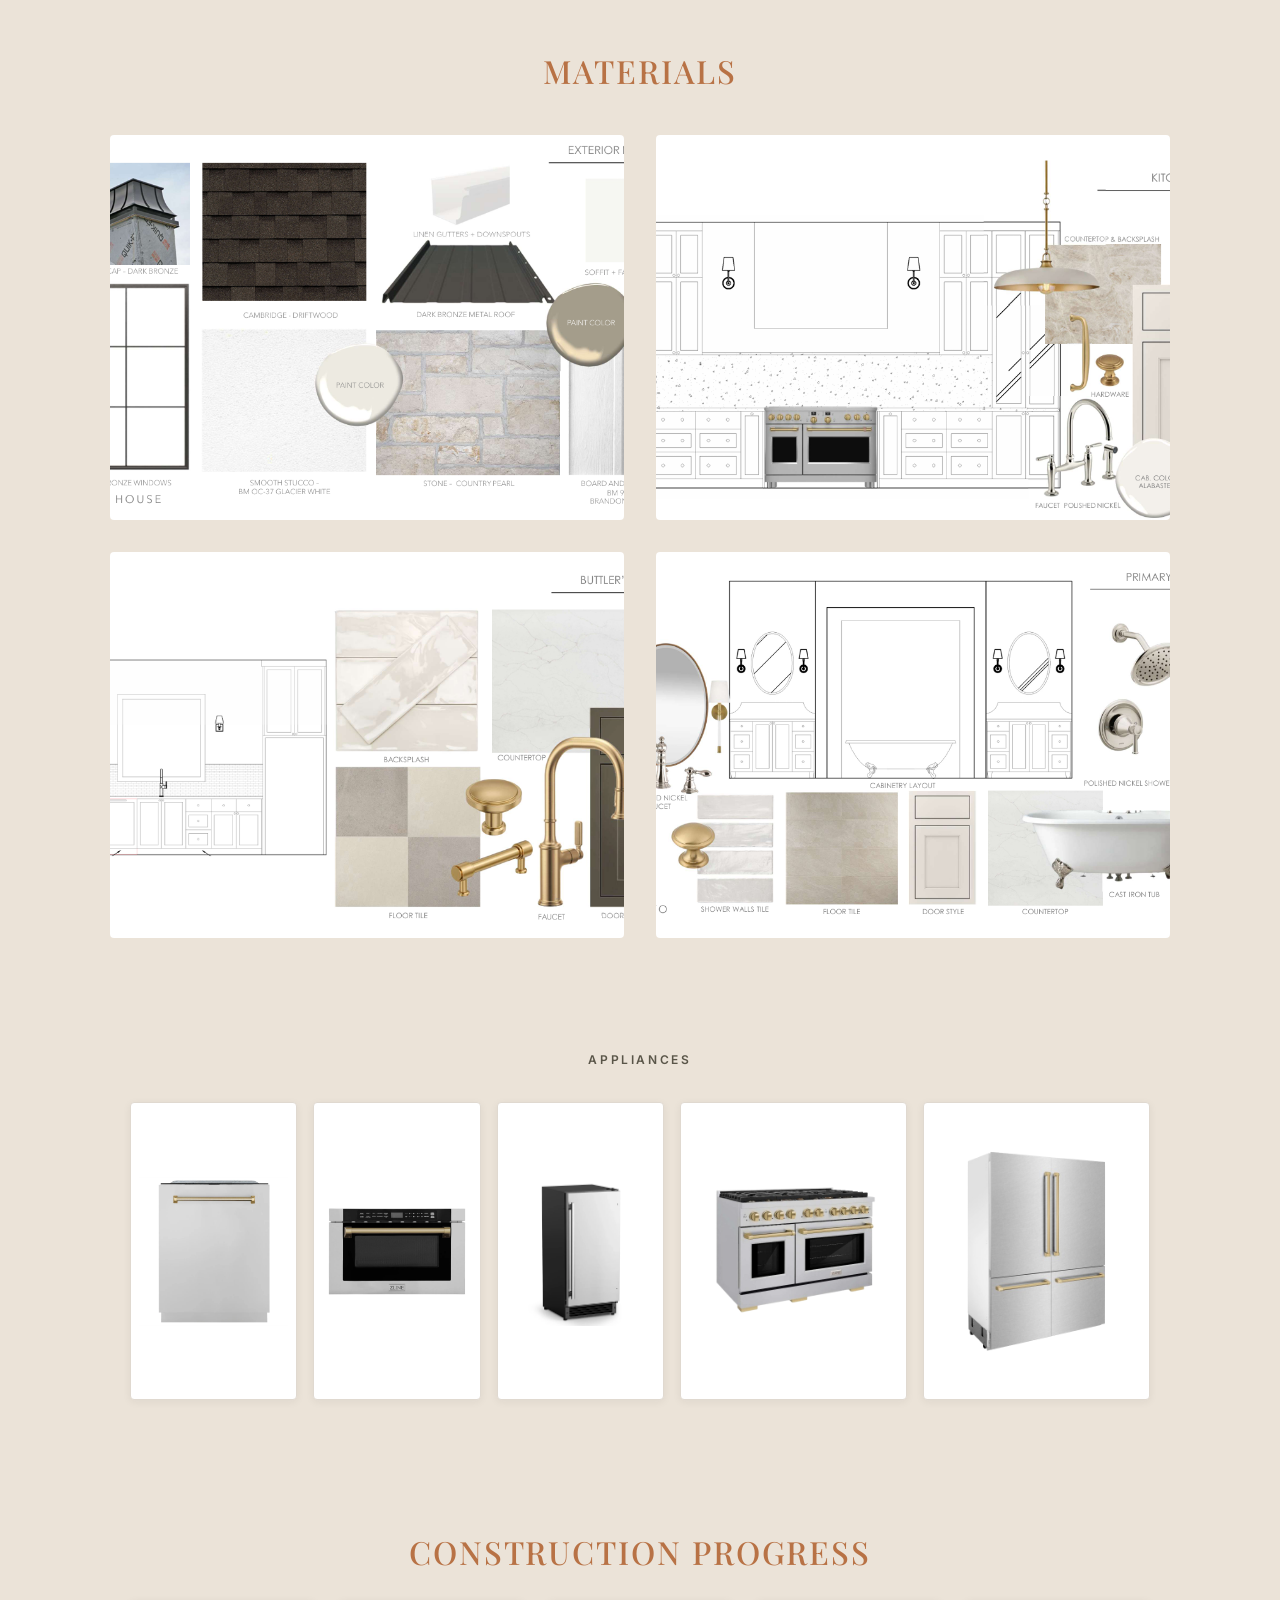
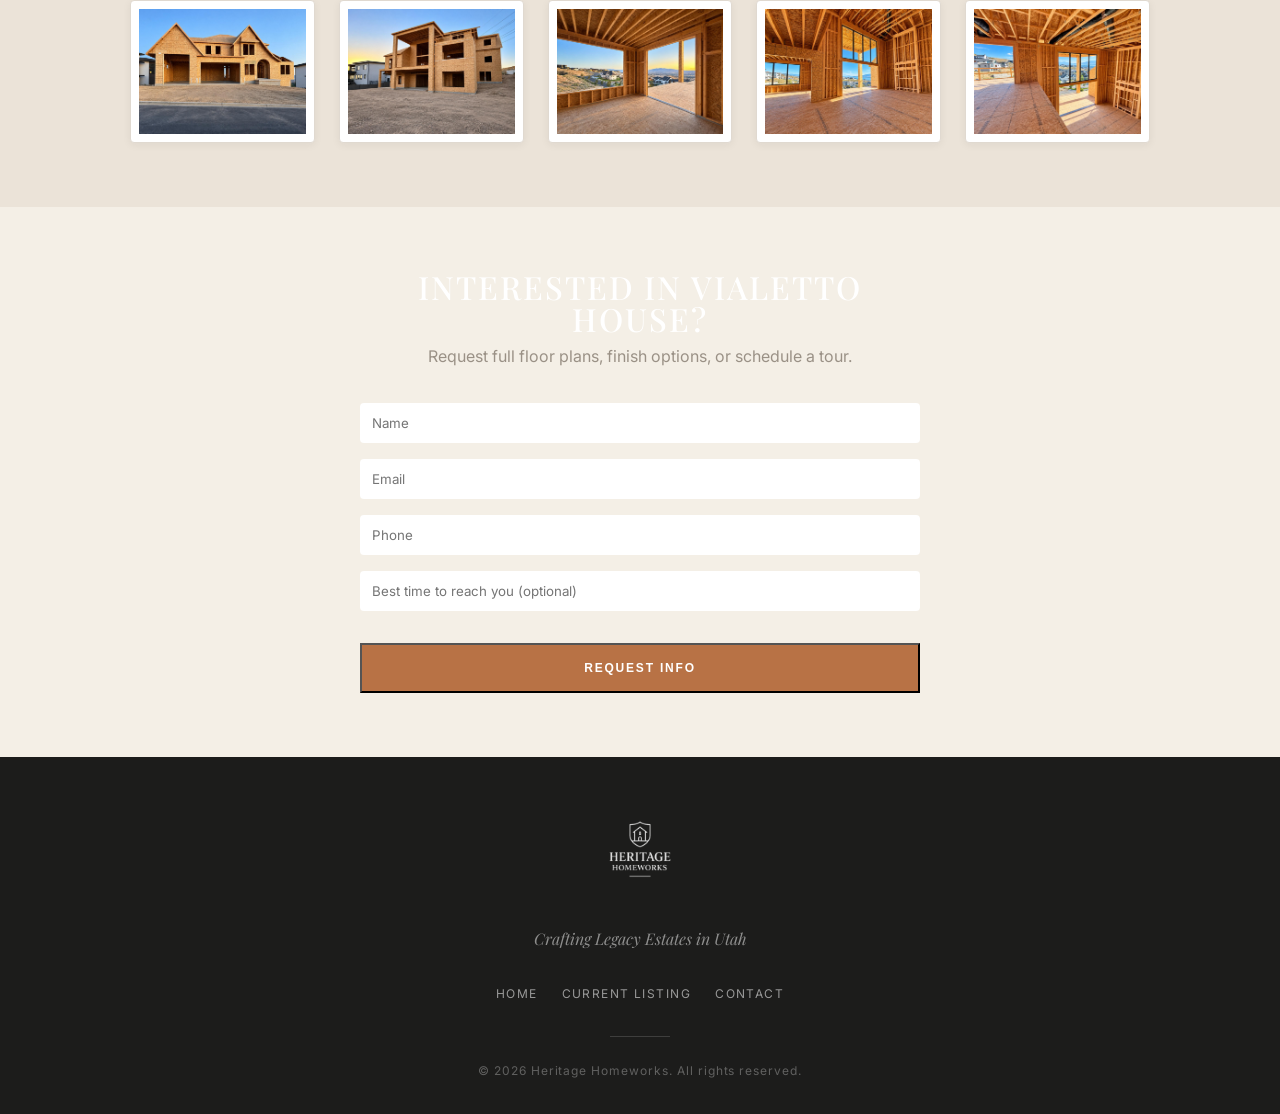
<file: vialetto-house.html>
<!DOCTYPE html>
<html lang="en">

<head>
  <meta charset="UTF-8" />
  <meta name="viewport" content="width=device-width, initial-scale=1.0" />

  <!-- ✏️ EDIT SEO: Update title and description for each new property listing -->
  <meta name="description"
    content="A 7,365 sq ft luxury new-construction estate on a 0.47-acre view lot in Lehi, UT. 6 bedrooms, 6 bathrooms, main-floor primary suite, chef's kitchen, and a full walk-out basement. Estimated completion Fall 2026. Offered at $3,150,000 by Heritage Homeworks." />
  <title>Vialetto House | Luxury New Construction in Lehi, UT | Heritage Homeworks.</title>
  <!-- END EDIT SEO -->

  <link rel="icon" href="./assets/heritage-logo.jpeg" type="image/jpeg" />
  <link rel="preconnect" href="https://fonts.googleapis.com" />
  <link rel="preconnect" href="https://fonts.gstatic.com" crossorigin />
  <link
    href="https://fonts.googleapis.com/css2?family=Playfair+Display:ital,wght@0,400;0,500;0,700;1,400&family=Inter:wght@300;400;500;600&display=swap"
    rel="stylesheet" />
  <link rel="stylesheet" href="css/style.css" />
</head>

<body>

  <!-- Hamburger toggle — CSS-only, no JavaScript required -->
  <input type="checkbox" id="nav-toggle" aria-label="Toggle navigation menu" />

  <!-- NAVIGATION -->
  <nav class="nav" role="navigation" aria-label="Main navigation">
    <div class="nav__inner">
      <a href="index.html" class="nav__logo" aria-label="Heritage Homeworks home">
        <img src="./assets/heritage-logo-removebg-preview.png" alt="Heritage Homeworks logo" class="nav__logo-img" />
        <span class="nav__logo-text">Heritage Homeworks</span>
      </a>
      <ul class="nav__menu" role="list">
        <li><a href="index.html" class="nav__link">Home</a></li>
        <li><a href="vialetto-house.html" class="nav__link">Current Listing</a></li>
        <li><a href="index.html#philosophy" class="nav__link">Philosophy</a></li>
        <li><a href="index.html#contact" class="nav__link nav__link--cta">Contact Us</a></li>
      </ul>
      <label for="nav-toggle" class="nav__hamburger" aria-label="Open menu">
        <span class="nav__hamburger-bar"></span>
        <span class="nav__hamburger-bar"></span>
        <span class="nav__hamburger-bar"></span>
      </label>
    </div>
    <nav class="nav__drawer" aria-label="Mobile navigation">
      <a href="index.html" class="nav__link">Home</a>
      <a href="vialetto-house.html" class="nav__link">Current Listing</a>
      <a href="index.html#philosophy" class="nav__link">Philosophy</a>
      <a href="index.html#contact" class="nav__link">Contact Us</a>
    </nav>
  </nav>

  <!-- =====================================================================
       ✏️ PROPERTY HEADER — EDIT ZONE
       1. Change the property name
       2. Change the estimated completion date
       3. Update the agent information below
       ===================================================================== -->
  <header class="property-header" aria-label="Property listing header">
    <div class="property-header__content">
      <p class="property-header__presents anim-fade-up anim-delay-1">HERITAGE HOMEWORKS PRESENTS</p>
      <h1 class="property-header__name anim-fade-up anim-delay-2">Vialetto House</h1>
      <p class="property-header__subtitle anim-fade-up anim-delay-3" style="color: var(--color-text-mid); font-weight: 700; text-transform: uppercase; letter-spacing: 0.15em; font-size: var(--fs-xs); margin-bottom: var(--sp-4); text-shadow: 0 1px 3px rgba(255, 255, 255, 0.8);">A View-Lot Luxury Estate in Lehi, Utah</p>
      <p class="property-header__completion anim-fade-up anim-delay-4">Estimated Completion — Fall 2026</p>
    </div>
  </header>

  <!-- =====================================================================
       ACTION BARS
       ===================================================================== -->
  <section class="action-bars">
    <div class="action-bar--stats">
      <div class="container">
        $3,150,000 &nbsp;|&nbsp; 7,365 Sq Ft Finished &nbsp;|&nbsp; 6 Bed/6 Bath &nbsp;|&nbsp; 0.47 Acre View Lot &nbsp;|&nbsp; Est. Completion Fall 2026
      </div>
    </div>
    <div class="action-bar--urgency">
      <div class="container">
        One home. One lot. Reserve now to help select remaining interior finishes before Fall 2026 completion.
      </div>
    </div>
    <div class="action-bar--cta">
      <div class="container" style="display: flex; gap: var(--sp-4); justify-content: center; flex-wrap: wrap;">
        <a href="#contact" class="btn-primary">Schedule a Showing</a>
        <a href="#contact" class="btn-secondary">Request Floor Plans & Details</a>
      </div>
    </div>
  </section>

  <!-- =====================================================================
       INTRO SECTION (Description & Agent Card)
       ===================================================================== -->
  <section class="intro-section section--plain">
    <div class="container">
      <div class="intro-section__grid">
        <div class="intro-section__desc">
          <p>Perched on one of the most desirable view lots in the neighborhood, this stunning custom home blends luxury design, thoughtful functionality, and incredible indoor-outdoor living. At 7,365 finished square feet, it offers 6 bedrooms, 6 bathrooms, a spacious main-floor primary suite, and expansive living areas designed to feel just as comfortable on a quiet weeknight as they do hosting a crowd.</p>
          <p>At the heart of the home, the chef's kitchen is designed for both everyday living and serious entertaining—from intimate family dinners to hosting a crowd. A walk-in pantry and full-service scullery keep prep and cleanup out of sight, so the main kitchen stays picture-perfect for guests. Full appliance specifications are detailed below.</p>
          <p>Vaulted 20-foot ceilings and a dramatic 15-foot by 9-foot sliding glass door open the main-floor living area to a large view deck built for entertaining, with sweeping views across the valley and neighborhood. Downstairs, the walk-out basement has its own matching 15-foot by 9-foot sliding glass door and 12-foot ceilings, opening to a second entertaining space with those same expansive views.</p>
          <p>Situated on a 0.47-acre lot, the property features RV parking and a rare 12-foot-tall garage bay ideal for boats, trailers, or recreational vehicles. The home also offers a massive 4,000-square-foot, fully graded backyard ready for your dream outdoor space, with additional land beyond the graded area offering even more room for future landscaping, outdoor amenities, or expansion.</p>
        </div>
        <div class="intro-section__sidebar">
          <!-- AGENT CARD -->
          <div class="agent-card__inner" style="display: none;">
            <img src="./assets/miguel-profile-pic.jpeg" alt="Miguel Jaimes — Heritage Homeworks Agent" class="agent-card__photo" />
            <div class="agent-card__info">
              <span class="agent-card__name">Miguel Jaimes</span>
              <span class="agent-card__company">Heritage Homeworks</span>
              <a href="tel:8014725157" class="agent-card__phone">801-472-5157</a>
            </div>
          </div>
          <!-- BUILDER BIO -->
          <div class="builder-bio">
            <p>Heritage Homeworks is a Utah-based custom home builder specializing in luxury spec estates, crafting legacy homes built on quality construction and thoughtful design.</p>
          </div>
        </div>
      </div>
    </div>
  </section>


  <!-- =====================================================================
       SPECIFICATIONS (3 Columns)
       ===================================================================== -->
  <section class="property-details section section--plain" id="details" aria-labelledby="details-heading">
    <div class="container">
      <h2 class="property-details__heading" id="details-heading" style="text-align: center;">SPECIFICATIONS</h2>
      
      <div style="margin-bottom: var(--sp-12);">
        <img src="assets/exterior-image-view2.jpeg" alt="Vialetto House Exterior" style="display: block; margin: 0 auto; max-width: 100%; width: 800px; height: auto; border-radius: var(--radius-sm);" loading="lazy" />
      </div>

      <div class="specs-grid">
        <!-- Column 1: Exterior -->
        <div class="specs-column">
          <h3 class="specs-column__title">Exterior & Lot</h3>
          <ul class="property-details__list" role="list">
            <li class="property-details__item">Situated on a 0.47 Acre View Lot</li>
            <li class="property-details__item">Massive 4,000 Sq Ft Backyard — Fully Graded</li>
            <li class="property-details__item">1,051 Sq Ft Oversized Garage + RV Parking</li>
            <li class="property-details__item">Three Private Decks with Incredible Views</li>
          </ul>
        </div>
        
        <!-- Column 2: Interior Features -->
        <div class="specs-column">
          <h3 class="specs-column__title">Interior Features</h3>
          <ul class="property-details__list" role="list">
            <li class="property-details__item">7,365 Sq Ft Finished Living Space</li>
            <li class="property-details__item">6 Bedrooms | 6 Bathrooms</li>
            <li class="property-details__item">Main-Floor Primary Suite</li>
            <li class="property-details__item">Vaulted Ceilings with Abundant Natural Light</li>
            <li class="property-details__item">Walk-In Pantry + Spacious Service Kitchen</li>
          </ul>
        </div>

        <!-- Column 3: Bonus Spaces -->
        <div class="specs-column">
          <h3 class="specs-column__title">Bonus Spaces</h3>
          <ul class="property-details__list" role="list">
            <li class="property-details__item">2 - 15’ Glass Sliding Doors</li>
            <li class="property-details__item">Full Walk-Out Basement with 12’ Ceilings</li>
            <li class="property-details__item">Gym room and Recovery Room</li>
            <li class="property-details__item">Home Theater / Golf Simulator Room (Unfinished)</li>
          </ul>
          <p class="specs-note specs-note--small">
            Note: The home theater/golf simulator room is framed and stubbed but not yet finished—buyers who reserve before October 31st can work with Heritage Homeworks to customize these spaces to their vision.
          </p>
        </div>
      </div>
    </div>
  </section>

  <!-- =====================================================================
       FLOOR PLANS
       ===================================================================== -->
  <section class="annotated-section section--alt" aria-labelledby="floorplan-label">
    <div class="container">
      <h2 class="property-details__heading" id="floorplan-label" style="text-align: center;">Floor Plans</h2>
      <div class="floorplan-grid" style="margin-top: var(--sp-8);">
        <img src="./assets/main-floor.png" alt="Vialetto House — main floor plan" class="floorplan-grid__img" loading="lazy" />
        <img src="./assets/upper-floor.png" alt="Vialetto House — upper floor plan" class="floorplan-grid__img" loading="lazy" />
        <img src="./assets/basement-new.jpg" alt="Vialetto House — lower level floor plan" class="floorplan-grid__img" loading="lazy" />
      </div>
    </div>
  </section>

  <!-- =====================================================================
       MATERIAL BOARDS
       ===================================================================== -->
  <section class="section section--alt" aria-label="Material selections">
    <div class="container">
      <h2 class="property-details__heading" style="text-align: center; margin-bottom: var(--sp-12);">MATERIALS</h2>
      
      <div class="materials-grid">
        <img src="./assets/material-exterior-v2.png" alt="Exterior Material Selection" class="materials-grid__img" loading="lazy" />
        <img src="./assets/Kitchen-v1.png" alt="Kitchen Material Selection" class="materials-grid__img" loading="lazy" />
        <img src="./assets/bathroom-model1.png" alt="Pantry and Laundry Room Materials" class="materials-grid__img" loading="lazy" />
        <img src="./assets/bathroom-model2.png" alt="Powder Bath Material Selection" class="materials-grid__img" loading="lazy" />
      </div>
    </div>
  </section>

  <!-- =====================================================================
       APPLIANCE STRIP — ✏️ EDIT: Add/remove .appliance-strip__item freely
       ===================================================================== -->
  <section class="appliance-strip" aria-labelledby="appliances-label">
    <div class="container">
      <!-- ✏️ EDIT: Section label -->
      <p class="appliance-strip__title" id="appliances-label" style="text-align: center;">Appliances</p>
      <div class="appliance-strip__scroll">
        <div class="appliance-strip__track">

          <!-- ✏️ EDIT: Each item = one appliance -->
          <div class="appliance-strip__item">
            <img src="./assets/steel--dishwasher--.jpg.webp" alt="Wolf 48&quot; Professional Range"
              class="appliance-strip__img" loading="lazy" style="object-position: center;" />
          </div>
          <!-- <div class="appliance-strip__item">
            <img src="assets/wall--mount--rangehood--.jpg.webp" alt="Sub-Zero Built-in Refrigerator"
              class="appliance-strip__img" loading="lazy" style="object-position: center;" />
          </div> -->
          <div class="appliance-strip__item">
            <img src="./assets/zline--microwave-drawer.jpg.webp" alt="Bosch Dishwasher" class="appliance-strip__img"
              loading="lazy" style="object-position: 50% center;" />
          </div>
          <div class="appliance-strip__item">
            <img src="./assets/COTLINicemakerimc25biundercountericemachinecreacentice-4.webp" alt="Wolf Steam Oven"
              class="appliance-strip__img" loading="lazy" style="object-position: 75% center;" />
          </div>
          <div class="appliance-strip__item appliance-strip__item--large">
            <img src="./assets/steel--gas--range.jpg-removebg-preview.png" alt="Sharp Microwave Drawer"
              class="appliance-strip__img appliance-strip__img--large" loading="lazy"
              style="object-position: center;" />
          </div>
          <div class="appliance-strip__item appliance-strip__item--large">
            <img src="./assets/refrigerator.jpg-removebg-preview.png" alt="Sharp Microwave Drawer"
              class="appliance-strip__img appliance-strip__img--large" loading="lazy"
              style="object-position: center;" />
          </div>

        </div>
      </div>
    </div>
  </section>

  <!-- =====================================================================
       CONSTRUCTION PROGRESS
       ===================================================================== -->
  <section class="appliance-strip construction-progress" aria-label="Construction Progress" style="background: var(--color-bg-alt); padding: var(--sp-16) 0;">
    <div class="container">
      <h2 class="property-details__heading" style="text-align: center; margin-bottom: var(--sp-8);">Construction Progress</h2>
      <div class="appliance-strip__scroll">
        <div class="appliance-strip__track">
          <!-- ✏️ EDIT: Each item = one construction photo -->
          <div class="appliance-strip__item appliance-strip__item--large">
            <img src="assets/1st-front.jpeg" alt="Construction Progress - Front View 1" class="appliance-strip__img appliance-strip__img--large" loading="lazy" style="object-position: center;" />
          </div>
          <div class="appliance-strip__item appliance-strip__item--large">
            <img src="assets/2nd-front.jpeg" alt="Construction Progress - Front View 2" class="appliance-strip__img appliance-strip__img--large" loading="lazy" style="object-position: center;" />
          </div>
          <div class="appliance-strip__item appliance-strip__item--large">
            <img src="assets/3rd-back.jpeg" alt="Construction Progress - Back View" class="appliance-strip__img appliance-strip__img--large" loading="lazy" style="object-position: center;" />
          </div>
          <div class="appliance-strip__item appliance-strip__item--large">
            <img src="assets/4th-inside.jpeg" alt="Construction Progress - Inside View 1" class="appliance-strip__img appliance-strip__img--large" loading="lazy" style="object-position: center;" />
          </div>
          <div class="appliance-strip__item appliance-strip__item--large">
            <img src="assets/5th-inside.jpeg" alt="Construction Progress - Inside View 2" class="appliance-strip__img appliance-strip__img--large" loading="lazy" style="object-position: center;" />
          </div>
        </div>
      </div>
    </div>
  </section>

  <!-- =====================================================================
       CONTACT FORM
       ===================================================================== -->
  <section class="section section--dark contact-form" id="contact" aria-label="Contact Form">
    <div class="container" style="max-width: 600px; text-align: center;">
      <h2 class="property-details__heading" style="color: #fff; margin-bottom: var(--sp-2);">Interested in Vialetto House?</h2>
      <p style="color: var(--color-text-light); margin-bottom: var(--sp-8);">Request full floor plans, finish options, or schedule a tour.</p>
      
      <form id="contact-form" style="display: flex; flex-direction: column; gap: var(--sp-4);">
        <input type="text" id="form-name" placeholder="Name" required style="padding: var(--sp-3); border-radius: var(--radius-sm); border: none; font-family: var(--font-sans);" />
        <input type="email" id="form-email" placeholder="Email" required style="padding: var(--sp-3); border-radius: var(--radius-sm); border: none; font-family: var(--font-sans);" />
        <input type="tel" id="form-phone" placeholder="Phone" required style="padding: var(--sp-3); border-radius: var(--radius-sm); border: none; font-family: var(--font-sans);" />
        <input type="text" id="form-best-time" placeholder="Best time to reach you (optional)" style="padding: var(--sp-3); border-radius: var(--radius-sm); border: none; font-family: var(--font-sans);" />
        <button type="submit" class="btn-primary" style="margin-top: var(--sp-4);">Request Info</button>
      </form>
      <script>
        document.getElementById('contact-form').addEventListener('submit', function(e) {
          e.preventDefault();
          const name = document.getElementById('form-name').value;
          const email = document.getElementById('form-email').value;
          const phone = document.getElementById('form-phone').value;
          const bestTime = document.getElementById('form-best-time').value || 'Any';
          
          const body = "Name: " + name + "\nEmail: " + email + "\nPhone: " + phone + "\nBest time: " + bestTime;
          const mailtoLink = "mailto:Info@heritagehomeworks.com?subject=" + encodeURIComponent("Vialetto House Inquiry") + "&body=" + encodeURIComponent(body);
          
          window.location.href = mailtoLink;
        });
      </script>
    </div>
  </section>

  <!-- FOOTER -->
  <footer class="footer" role="contentinfo">
    <div class="container">
      <div class="footer__logo">
        <img src="./assets/heritage-logo-banner-removebg-preview.png" alt="Heritage Homeworks" />
      </div>
      <p class="footer__tagline">Crafting Legacy Estates in Utah</p>
      <nav class="footer__links" aria-label="Footer navigation">
        <a href="index.html" class="footer__link">Home</a>
        <a href="vialetto-house.html" class="footer__link">Current Listing</a>
        <a href="index.html#contact" class="footer__link">Contact</a>
      </nav>
      <div class="footer__divider"></div>
      <p class="footer__copy">&copy; 2026 Heritage Homeworks. All rights reserved.</p>
    </div>
  </footer>

  <!-- Expandable script logic -->
  <script src="./js/main.js"></script>
</body>

</html>
</file>
<file: css/style.css>
/* ==========================================================================
   HERITAGE HOMEWORKS — style.css
   SMACSS Entry Point
   
   This file imports all layers in the correct cascade order.
   Do NOT add styles here — edit the dedicated files instead:

   variables.css  → Design tokens (colors, fonts, spacing, motion)
   base.css       → Reset, global element styles, utilities, animations
   layout.css     → Nav, footer, .container, .section — every page
   components.css → Reusable UI modules (cards, buttons, strips, boards)
   pages.css      → Page-specific styles (homepage & product page)
   ========================================================================== */

@import url('./variables.css');
@import url('./base.css');
@import url('./layout.css');
@import url('./components.css');
@import url('./pages.css');
</file>
